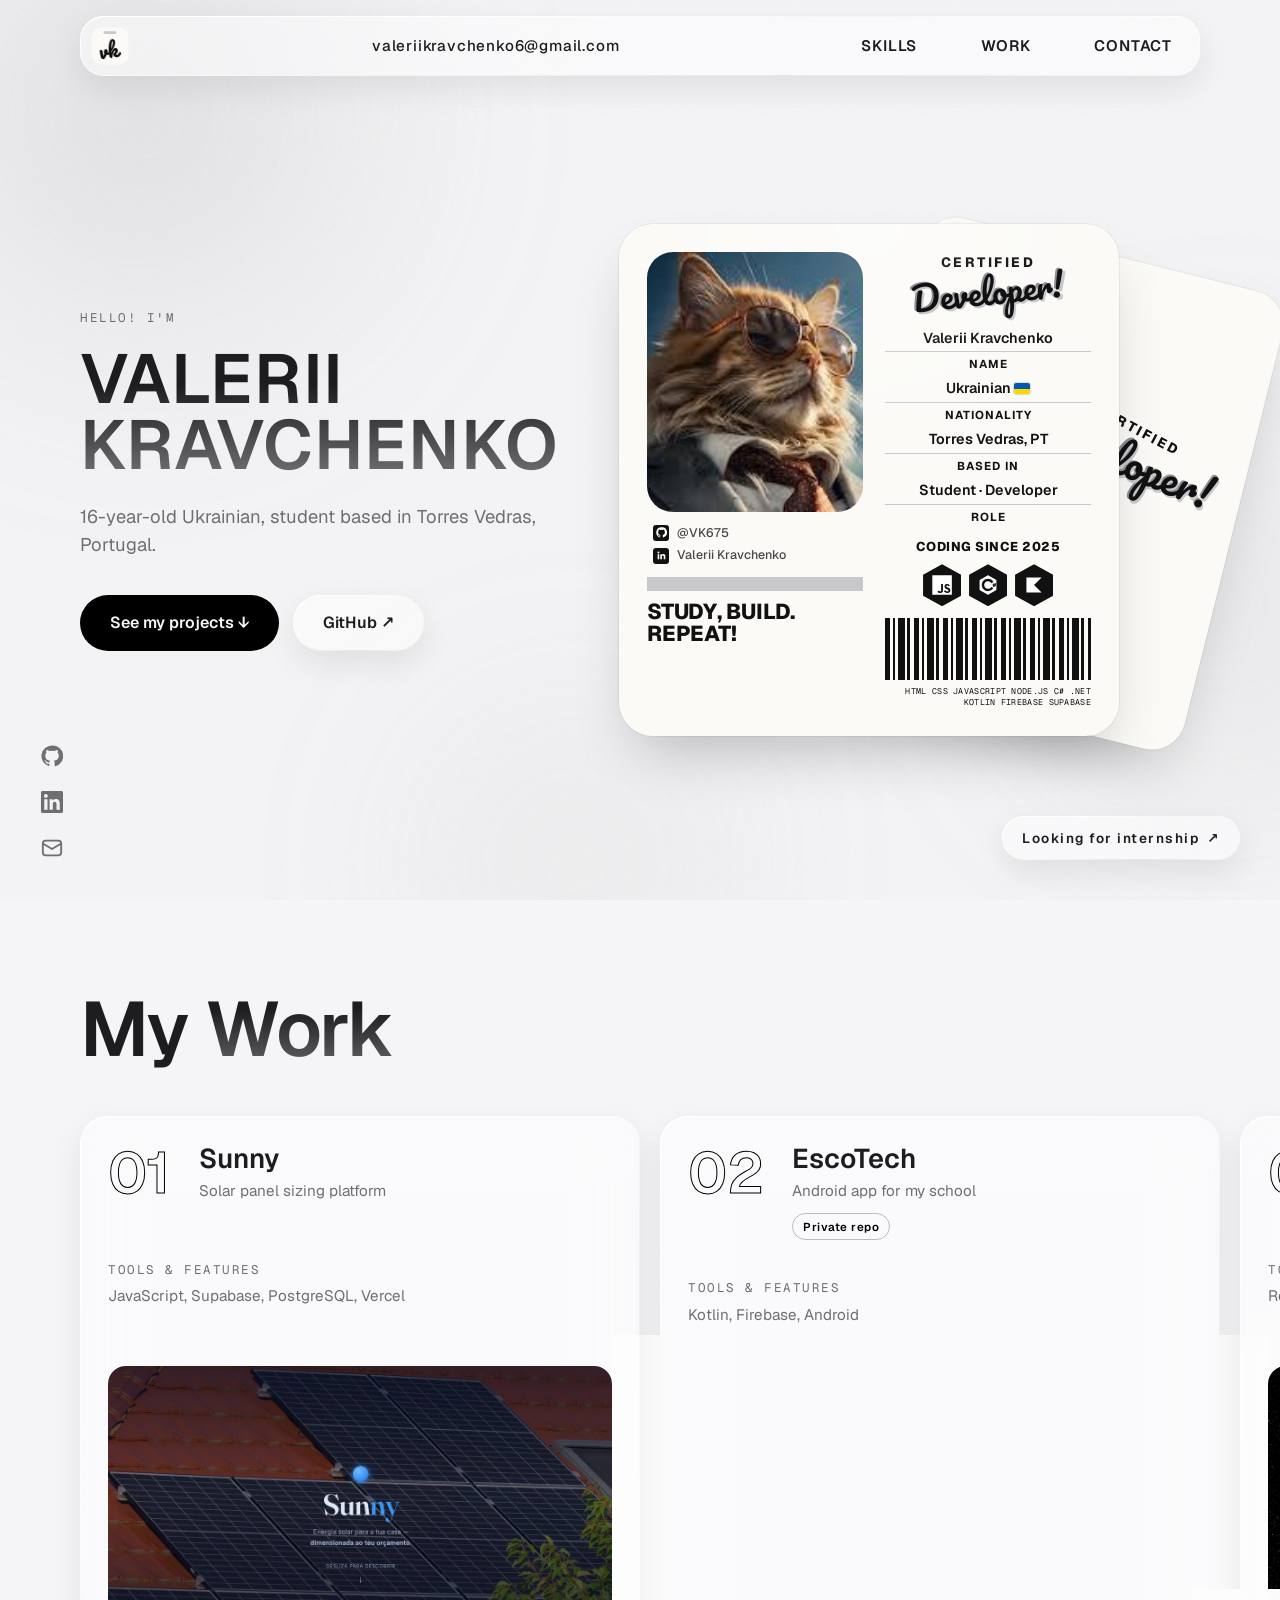
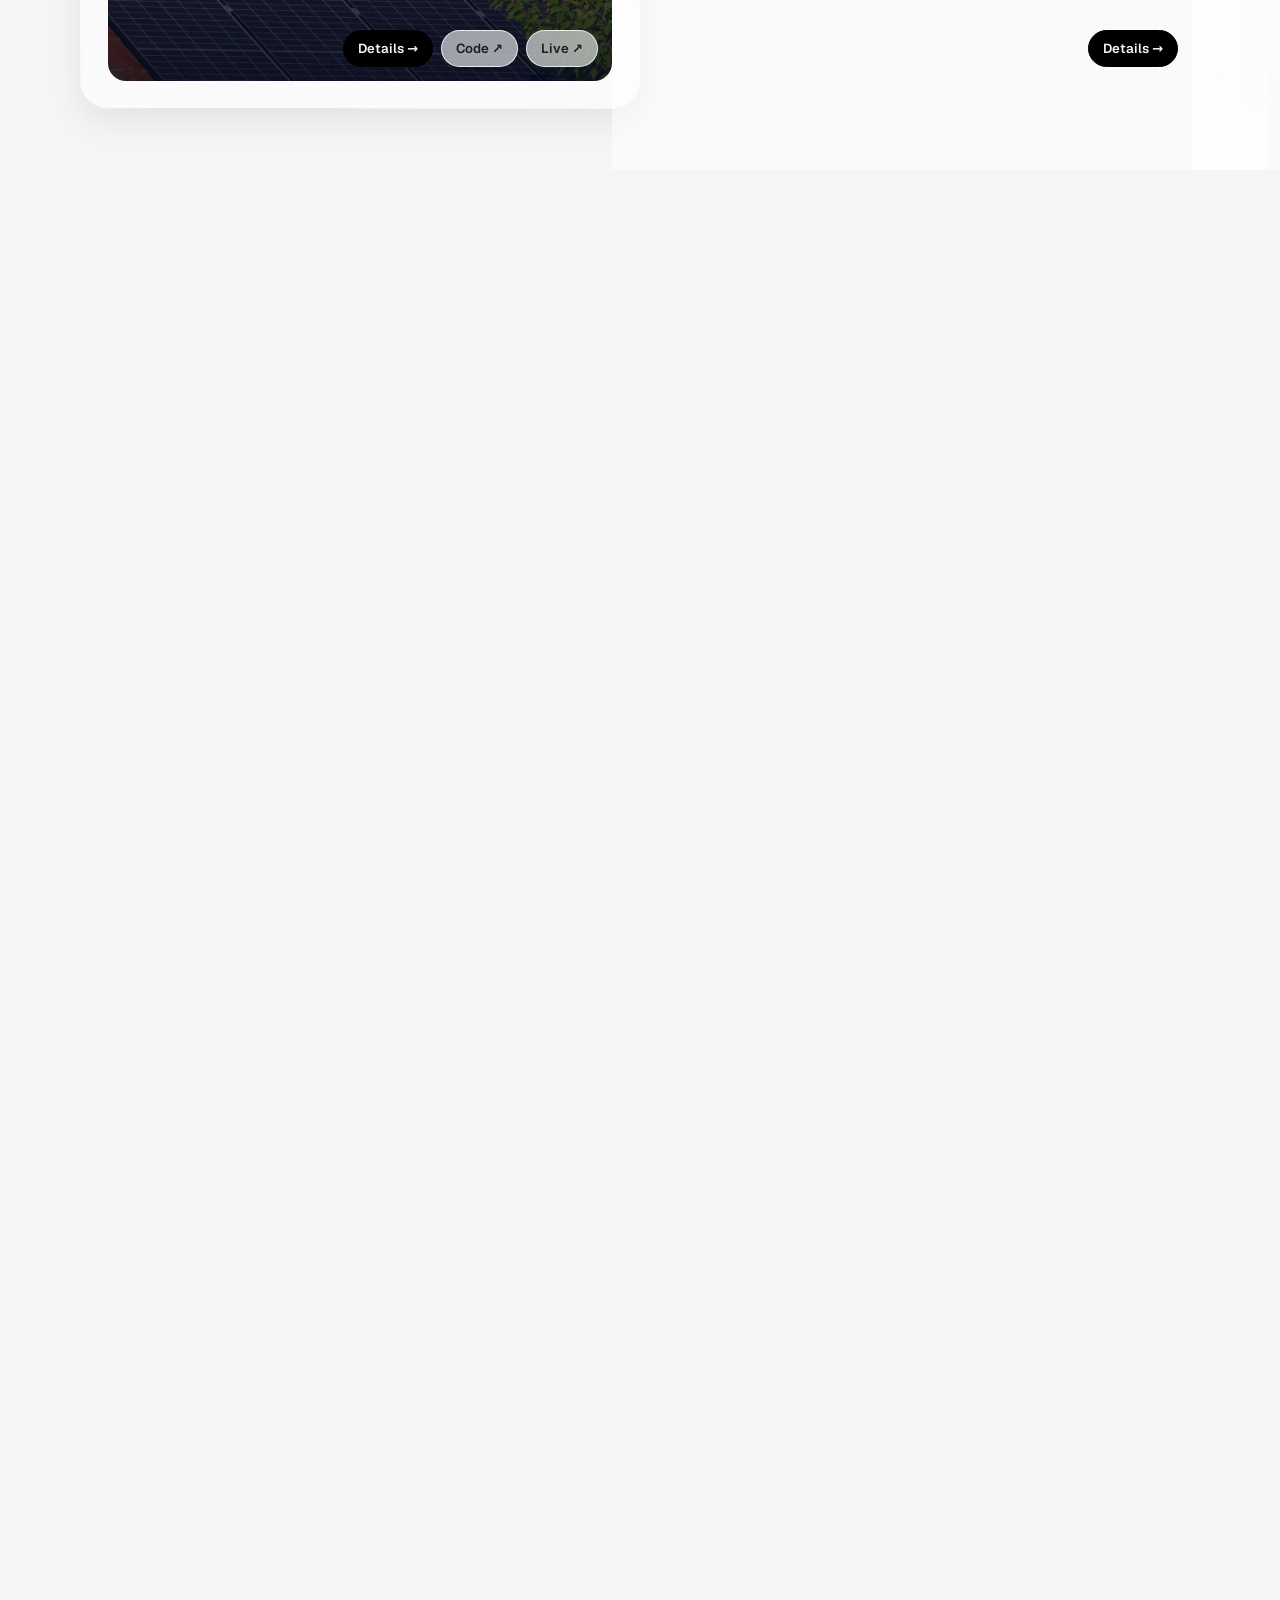
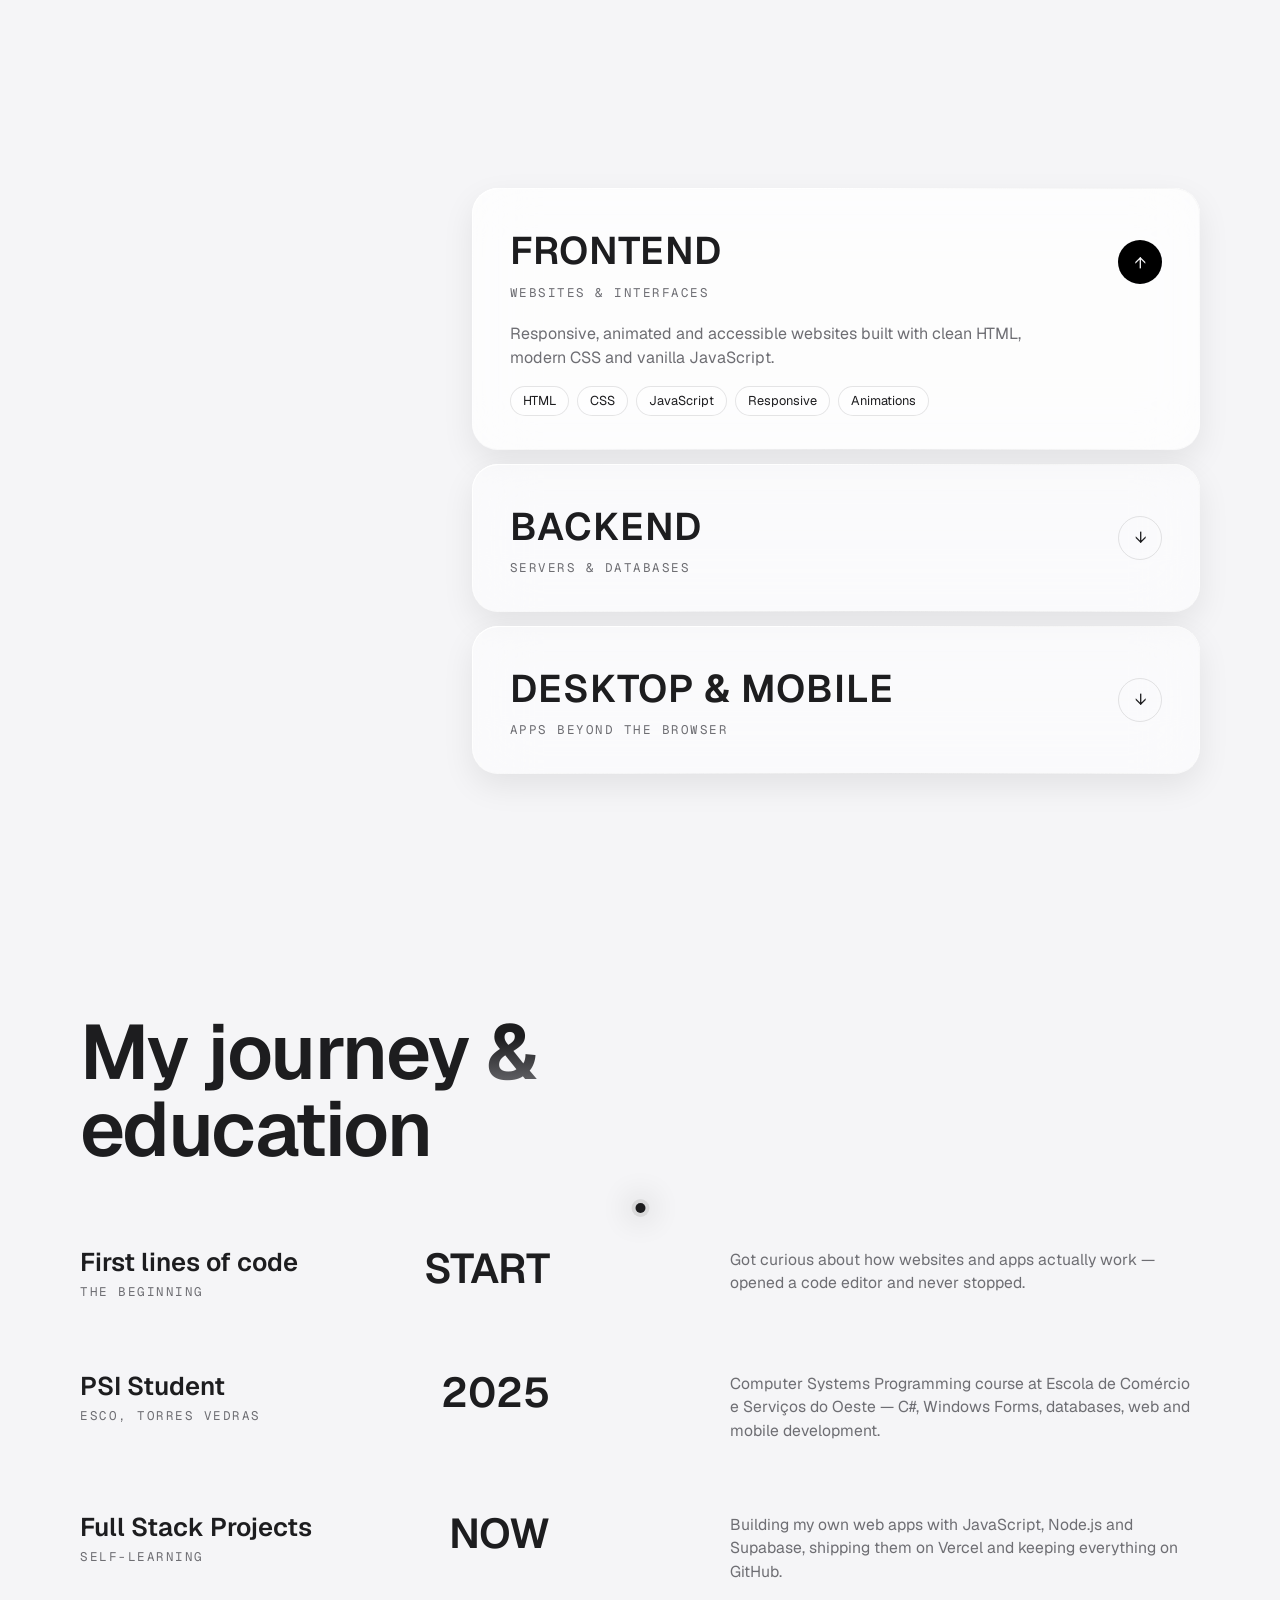
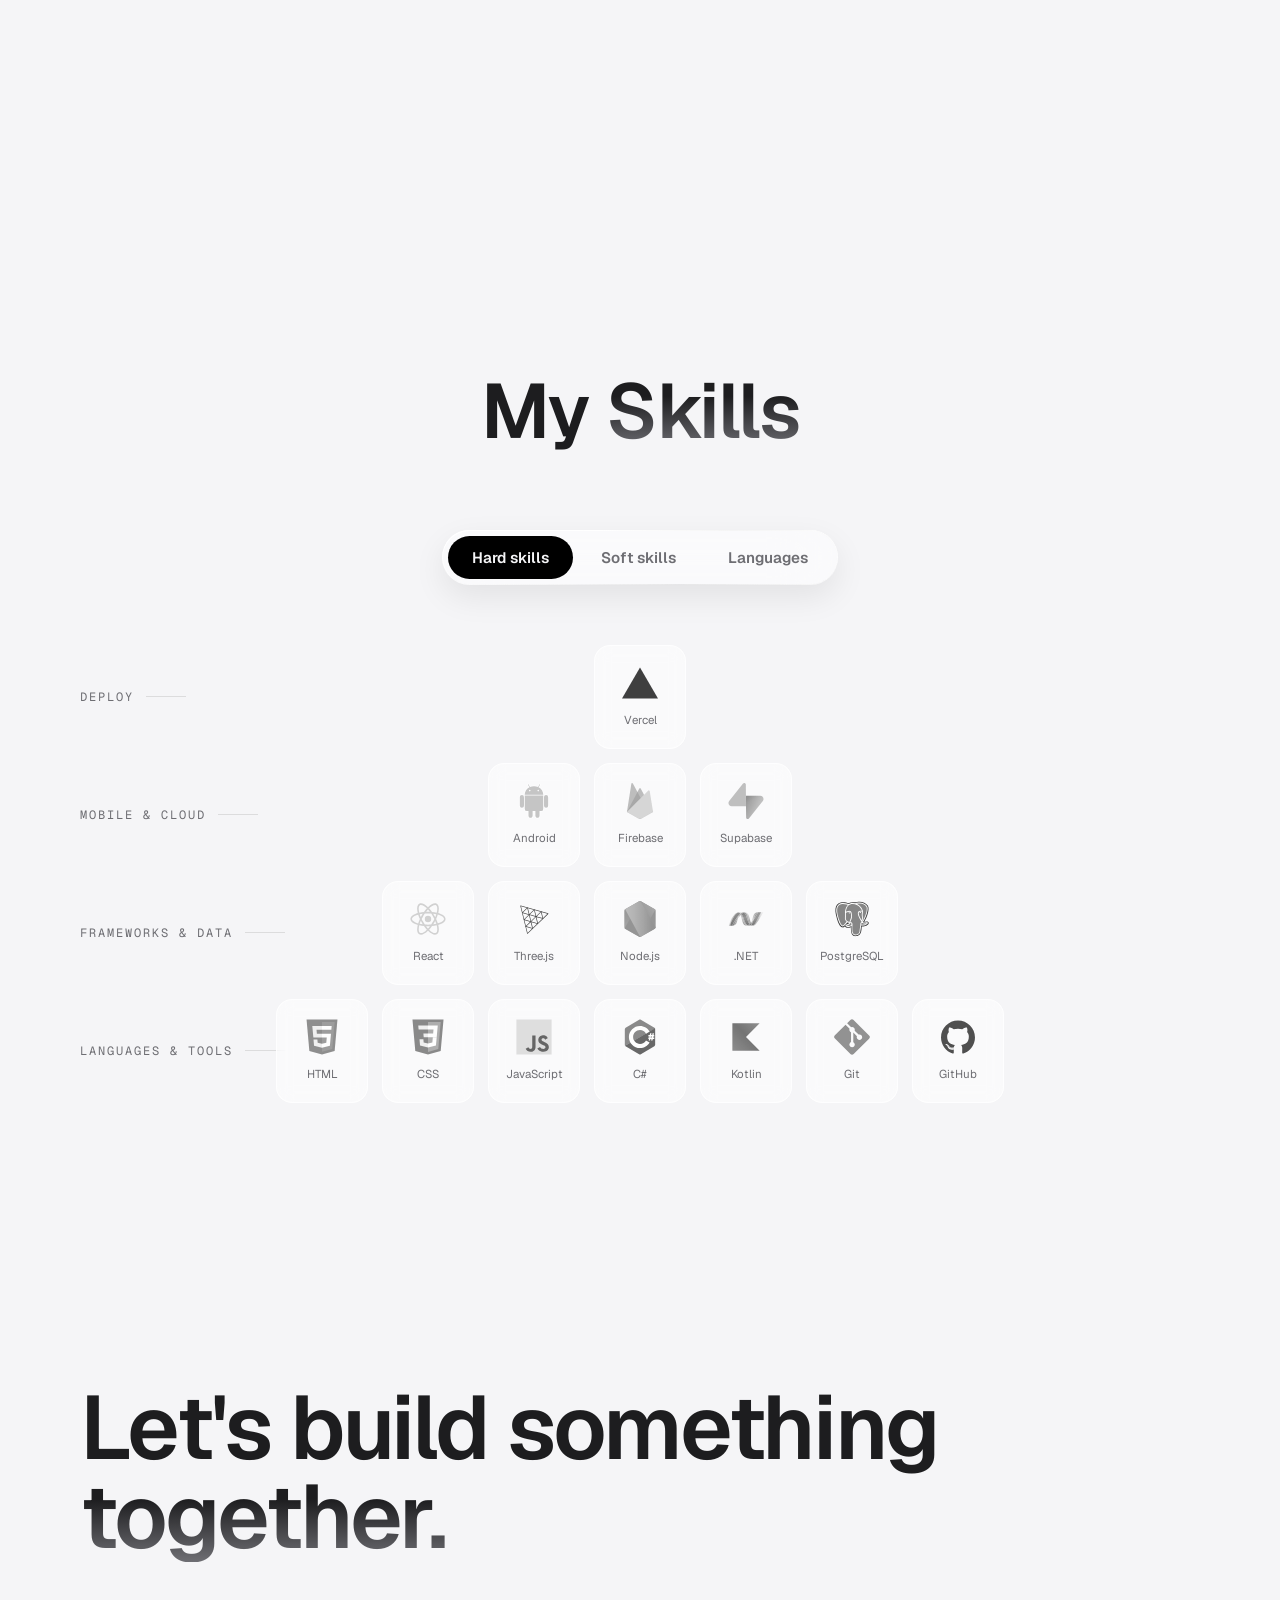
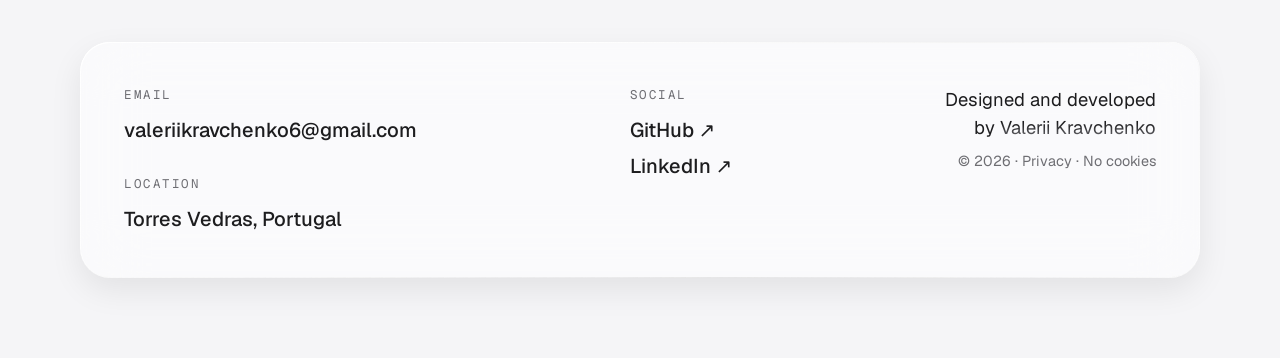
<file: index.html>
<!doctype html>
<html lang="en">
<head>
  <meta charset="utf-8" />
  <meta name="viewport" content="width=device-width, initial-scale=1" />
  <title>Valerii Kravchenko — Student Developer</title>
  <meta name="description" content="Portfolio of Valerii Kravchenko, 16-year-old Ukrainian, student-developer based in Torres Vedras, Portugal." />
  <meta name="theme-color" content="#f5f5f7" />
  <link rel="icon" type="image/svg+xml" href="logo.svg" />
  <link rel="preload" href="fonts/geist-latin.woff2" as="font" type="font/woff2" crossorigin />
  <link rel="stylesheet" href="fonts.css" />
  <link rel="stylesheet" href="style.css" />
</head>
<body>
  <div class="ambient" aria-hidden="true"><span></span><span></span><span></span></div>

  <header class="header glass">
    <a href="#top" class="brand" aria-label="Valerii Kravchenko — home"><img src="logo.svg" alt="" width="40" height="40" /></a>
    <a href="#" class="header-mail" data-email></a>
    <nav>
      <a href="#skills" class="hover-link"><span data-text="SKILLS">SKILLS</span></a>
      <a href="#work" class="hover-link"><span data-text="WORK">WORK</span></a>
      <a href="#contact" class="hover-link"><span data-text="CONTACT">CONTACT</span></a>
    </nav>
  </header>

  <aside class="socials" id="socials"></aside>
  <a href="#contact" class="hire-btn glass">Looking for internship <span>↗</span></a>

  <main id="top">
    <section class="landing">
      <div class="landing-intro">
        <h2>Hello! I'm</h2>
        <h1>VALERII<br />KRAVCHENKO</h1>
        <p class="landing-sub">16-year-old Ukrainian, student based in Torres Vedras, Portugal.</p>
        <div class="landing-actions">
          <a href="#work" class="pill-btn">See my projects ↓</a>
          <a href="#" class="ghost-btn glass" data-github target="_blank" rel="noopener">GitHub ↗</a>
        </div>
      </div>

      <div class="id-wrap">
        <div class="id-back" aria-hidden="true">
          <div class="id-back-logo">
            <span class="id-cert">CERTIFIED</span>
            <span class="id-script">Developer!</span>
          </div>
          <img class="id-mono" src="logo.svg" alt="" />
        </div>

        <article class="id-card" id="id-card" aria-label="Developer ID card">
          <span class="id-shine" aria-hidden="true"></span>
          <div class="id-grid">
            <div class="id-left">
              <div class="id-photo">
                <img src="img/avatar.jpg" alt="Valerii Kravchenko" width="160" height="190" />
              </div>
              <div class="id-socials">
                <a href="#" data-github target="_blank" rel="noopener"><span class="ico ico-gh"></span>@VK675</a>
                <a href="#" data-linkedin target="_blank" rel="noopener"><span class="ico ico-li"></span>Valerii Kravchenko</a>
              </div>
              <span class="id-bar" aria-hidden="true"></span>
              <p class="id-slogan">STUDY, BUILD. REPEAT!</p>
            </div>

            <div class="id-right">
              <div class="id-logo">
                <span class="id-cert">CERTIFIED</span>
                <span class="id-script">Developer!</span>
              </div>
              <dl class="id-fields">
                <div><dd>Valerii Kravchenko</dd><dt>Name</dt></div>
                <div><dd>Ukrainian <i class="flag flag-ua"></i></dd><dt>Nationality</dt></div>
                <div><dd>Torres Vedras, PT</dd><dt>Based in</dt></div>
                <div><dd>Student · Developer</dd><dt>Role</dt></div>
              </dl>
              <p class="id-since">CODING SINCE 2025</p>
              <div class="id-icons" aria-hidden="true">
                <span><img src="icons/javascript-plain.svg" alt="" /></span>
                <span><img src="icons/csharp-plain.svg" alt="" /></span>
                <span><img src="icons/kotlin-plain.svg" alt="" /></span>
              </div>
              <div class="id-barcode" aria-hidden="true"></div>
              <p class="id-fine">HTML CSS JAVASCRIPT NODE.JS C# .NET KOTLIN FIREBASE SUPABASE</p>
            </div>
          </div>
        </article>
      </div>
    </section>

    <section id="work" class="work">
      <div class="work-sticky">
        <div class="container">
          <h2 class="section-title">My <span class="accent">Work</span></h2>
        </div>
        <div class="work-track" id="work-track"></div>
      </div>
    </section>

    <section class="whatido">
      <div class="container whatido-flex">
        <h2 class="whatido-title split-chars">W<span class="it">HAT</span><br />I <span class="accent">DO</span></h2>
        <div class="what-boxes" id="what-boxes"></div>
      </div>
    </section>

    <section class="career">
      <div class="container">
        <h2 class="section-title split">My journey <span class="accent">&amp;</span><br />education</h2>
        <div class="career-wrap">
          <div class="career-line"><span class="career-dot"></span></div>
          <div id="career-list"></div>
        </div>
      </div>
    </section>

    <section id="skills" class="skills">
      <div class="container">
        <h2 class="section-title center split">My <span class="accent">Skills</span></h2>
        <div class="skill-tabs glass" role="tablist">
          <button role="tab" aria-selected="true" aria-controls="tab-hard" id="t-hard">Hard skills</button>
          <button role="tab" aria-selected="false" aria-controls="tab-soft" id="t-soft">Soft skills</button>
          <button role="tab" aria-selected="false" aria-controls="tab-lang" id="t-lang">Languages</button>
        </div>

        <div class="skill-panel" id="tab-hard" role="tabpanel" aria-labelledby="t-hard">
          <div class="pyramid" id="pyramid"></div>
        </div>
        <div class="skill-panel" id="tab-soft" role="tabpanel" aria-labelledby="t-soft" hidden>
          <div class="soft-grid" id="soft-grid"></div>
        </div>
        <div class="skill-panel" id="tab-lang" role="tabpanel" aria-labelledby="t-lang" hidden>
          <div class="lang-list" id="lang-list"></div>
        </div>
      </div>
    </section>

    <section id="contact" class="contact">
      <div class="container">
        <h2 class="contact-title split">Let's build something <span class="accent">together.</span></h2>
        <div class="contact-flex glass">
          <div class="contact-box">
            <h4>Email</h4>
            <a href="#" data-email class="hover-underline"></a>
            <h4>Location</h4>
            <p>Torres Vedras, Portugal</p>
          </div>
          <div class="contact-box">
            <h4>Social</h4>
            <div id="contact-socials"></div>
          </div>
          <div class="contact-box contact-credit">
            <p>Designed and developed<br />by <span class="accent">Valerii Kravchenko</span></p>
            <p class="muted">© <span id="year"></span> · <a href="privacy.html" class="hover-underline">Privacy</a> · No cookies</p>
          </div>
        </div>
      </div>
    </section>
  </main>

  <script src="projects.js"></script>
  <script src="script.js"></script>
</body>
</html>
</file>
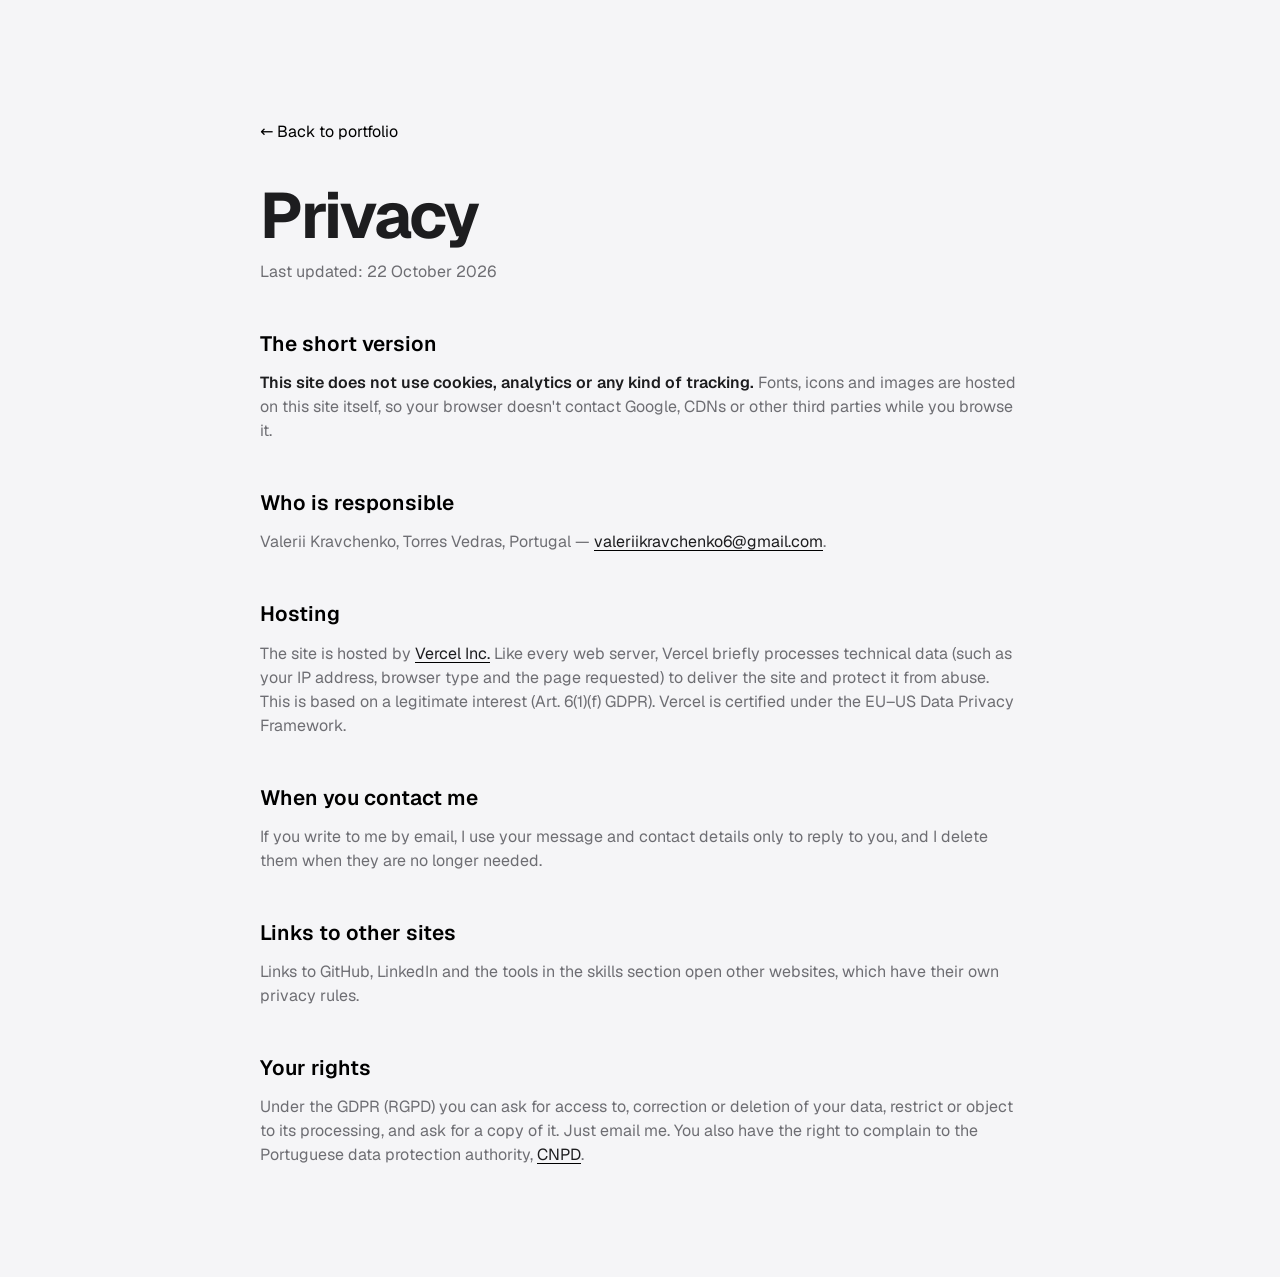
<file: privacy.html>
<!doctype html>
<html lang="en">
<head>
  <meta charset="utf-8" />
  <meta name="viewport" content="width=device-width, initial-scale=1" />
  <title>Privacy — Valerii Kravchenko</title>
  <meta name="robots" content="noindex" />
  <meta name="theme-color" content="#f5f5f7" />
  <link rel="icon" type="image/svg+xml" href="logo.svg" />
  <link rel="stylesheet" href="fonts.css" />
  <link rel="stylesheet" href="style.css" />
  <style>
    .legal { width: min(760px, calc(100% - 40px)); margin: 0 auto; padding: 120px 0 100px; }
    .legal h1 { font-size: clamp(2.4rem, 6vw, 4rem); line-height: 1; letter-spacing: -.03em; margin-bottom: 12px; }
    .legal h2 { font-size: 1.3rem; margin: 44px 0 12px; color: var(--accent); font-weight: 600; }
    .legal p, .legal li { color: var(--muted); margin-bottom: 10px; }
    .legal ul { padding-left: 20px; }
    .legal a { color: var(--text); text-decoration: underline; text-decoration-color: var(--accent); text-underline-offset: 3px; }
    .legal .back { display: inline-block; margin-bottom: 40px; text-decoration: none; color: var(--accent); }
    .legal strong { color: var(--text); font-weight: 600; }
  </style>
</head>
<body>
  <main class="legal">
    <a class="back" href="./">← Back to portfolio</a>
    <h1>Privacy</h1>
    <p>Last updated: 22 October 2026</p>

    <h2>The short version</h2>
    <p><strong>This site does not use cookies, analytics or any kind of tracking.</strong>
      Fonts, icons and images are hosted on this site itself, so your browser doesn't contact
      Google, CDNs or other third parties while you browse it.</p>

    <h2>Who is responsible</h2>
    <p>Valerii Kravchenko, Torres Vedras, Portugal —
      <a href="mailto:valeriikravchenko6@gmail.com">valeriikravchenko6@gmail.com</a>.</p>

    <h2>Hosting</h2>
    <p>The site is hosted by <a href="https://vercel.com/legal/privacy-policy" target="_blank" rel="noopener">Vercel Inc.</a>
      Like every web server, Vercel briefly processes technical data (such as your IP address, browser
      type and the page requested) to deliver the site and protect it from abuse. This is based on a
      legitimate interest (Art. 6(1)(f) GDPR). Vercel is certified under the EU–US Data Privacy Framework.</p>

    <h2>When you contact me</h2>
    <p>If you write to me by email, I use your message and contact details only to reply to you,
      and I delete them when they are no longer needed.</p>

    <h2>Links to other sites</h2>
    <p>Links to GitHub, LinkedIn and the tools in the skills section open other websites, which have their own privacy rules.</p>

    <h2>Your rights</h2>
    <p>Under the GDPR (RGPD) you can ask for access to, correction or deletion of your data, restrict or object to its
      processing, and ask for a copy of it. Just email me. You also have the right to complain to the Portuguese data
      protection authority, <a href="https://www.cnpd.pt" target="_blank" rel="noopener">CNPD</a>.</p>
  </main>
</body>
</html>
</file>
<file: fonts.css>
/* Self-hosted fonts (SIL Open Font License) — no requests to Google */
@font-face {
  font-family: 'Geist';
  font-style: normal;
  font-weight: 300 800;
  font-display: swap;
  src: url(fonts/geist-latin.woff2) format('woff2');
  unicode-range: U+0000-00FF, U+0131, U+0152-0153, U+02BB-02BC, U+02C6, U+02DA, U+02DC, U+0304, U+0308, U+0329, U+2000-206F, U+20AC, U+2122, U+2191, U+2193, U+2212, U+2215, U+FEFF, U+FFFD;
}
@font-face {
  font-family: 'Geist Mono';
  font-style: normal;
  font-weight: 400 500;
  font-display: swap;
  src: url(fonts/geist-mono-latin.woff2) format('woff2');
  unicode-range: U+0000-00FF, U+0131, U+0152-0153, U+02BB-02BC, U+02C6, U+02DA, U+02DC, U+0304, U+0308, U+0329, U+2000-206F, U+20AC, U+2122, U+2191, U+2193, U+2212, U+2215, U+FEFF, U+FFFD;
}
@font-face {
  font-family: 'Pacifico';
  font-style: normal;
  font-weight: 400;
  font-display: swap;
  src: url(fonts/pacifico-latin.woff2) format('woff2');
  unicode-range: U+0000-00FF, U+0131, U+0152-0153, U+02BB-02BC, U+02C6, U+02DA, U+02DC, U+0304, U+0308, U+0329, U+2000-206F, U+20AC, U+2122, U+2191, U+2193, U+2212, U+2215, U+FEFF, U+FFFD;
}
</file>
<file: style.css>
:root {
  --bg: #f5f5f7;
  --text: #1d1d1f;
  --muted: #6e6e73;
  --accent: #000000;
  --accent-strong: #48484a;
  --line: rgba(0, 0, 0, 0.1);
  --font: "Geist", system-ui, sans-serif;
  --mono: "Geist Mono", ui-monospace, monospace;
  --w: min(1200px, calc(100% - 160px));
  --ease: cubic-bezier(.2, .8, .2, 1);
  --glass-bg: rgba(255, 255, 255, .5);
  --glass-border: rgba(255, 255, 255, .95);
  --glass-blur: blur(30px) saturate(180%);
  --radius: 24px;
}

* { box-sizing: border-box; margin: 0; padding: 0; }
html { scroll-behavior: smooth; }
body {
  background: var(--bg);
  color: var(--text);
  font-family: var(--font);
  line-height: 1.5;
  overflow-x: hidden;
  -webkit-font-smoothing: antialiased;
}
::selection { background: var(--accent); color: var(--bg); }
a { color: inherit; text-decoration: none; }
.accent:not(:has(.w)), .accent .w > i, .landing-intro h1 {
  background: linear-gradient(180deg, #1d1d1f 30%, #6e6e73 100%);
  -webkit-background-clip: text; background-clip: text; color: transparent;
}
.landing-intro h2, .what-box h4, .career-left h5, .work-tools, .contact-box h4 {
  font-family: var(--mono); font-weight: 400; font-size: .78rem; letter-spacing: 2.5px;
  text-transform: uppercase; color: var(--muted);
}
.muted { color: var(--muted); }
.container { width: var(--w); margin: 0 auto; }

/* Glass */
.glass {
  position: relative; isolation: isolate;
  background: var(--glass-bg);
  border-radius: var(--radius);
  backdrop-filter: var(--glass-blur);
  -webkit-backdrop-filter: var(--glass-blur);
  box-shadow: inset 0 1px 0 rgba(255, 255, 255, .9), inset 0 -1px 0 rgba(0, 0, 0, .04), 0 12px 32px rgba(0, 0, 0, .08);
}
/* --mx / --my are set in script.js */
.glass::after {
  content: ""; position: absolute; inset: 0; z-index: -1; border-radius: inherit; pointer-events: none;
  background: radial-gradient(420px circle at var(--mx, 50%) var(--my, -30%), rgba(255, 255, 255, .7), transparent 45%);
  opacity: 0; transition: opacity .4s;
}
.glass:hover::after { opacity: 1; }
/* light-catching edge */
.glass::before {
  content: ""; position: absolute; inset: 0; z-index: -1;
  border-radius: inherit; padding: 1px;
  background: linear-gradient(135deg, var(--glass-border), rgba(255, 255, 255, .3) 35%, rgba(0, 0, 0, .04) 65%, rgba(255, 255, 255, .6));
  -webkit-mask: linear-gradient(#000 0 0) content-box, linear-gradient(#000 0 0);
  -webkit-mask-composite: xor;
  mask-composite: exclude;
  pointer-events: none;
}

/* Background */
.ambient { position: fixed; inset: 0; z-index: -1; overflow: hidden; pointer-events: none; }
.ambient span {
  position: absolute; border-radius: 50%; filter: blur(110px);
  background: radial-gradient(circle, #a1a1a6, transparent 70%);
  animation: drift 38s ease-in-out infinite alternate;
}
.ambient span:nth-child(1) { width: 46vw; height: 46vw; top: -14vw; left: -12vw; opacity: .35; }
.ambient span:nth-child(2) { width: 38vw; height: 38vw; top: 40vh; right: -14vw; opacity: .25; animation-duration: 46s; animation-delay: -12s; }
.ambient span:nth-child(3) { width: 30vw; height: 30vw; bottom: -12vw; left: 30vw; opacity: .2; animation-duration: 54s; animation-delay: -24s; }
.ambient::after {
  content: ""; position: absolute; inset: -50%; opacity: .07; mix-blend-mode: overlay;
  background-image: url("data:image/svg+xml,%3Csvg xmlns='http://www.w3.org/2000/svg' width='160' height='160'%3E%3Cfilter id='n'%3E%3CfeTurbulence type='fractalNoise' baseFrequency='.9' numOctaves='3' stitchTiles='stitch'/%3E%3C/filter%3E%3Crect width='100%25' height='100%25' filter='url(%23n)'/%3E%3C/svg%3E");
}
@keyframes drift {
  50% { transform: translate(8vw, 6vh) scale(1.1); }
  100% { transform: translate(-4vw, 12vh) scale(.95); }
}

/* Header */
.header {
  position: fixed; top: 16px; left: 50%; transform: translateX(-50%);
  z-index: 100;
  width: var(--w);
  display: flex; align-items: center; justify-content: space-between;
  padding: 10px 28px 10px 10px;
}
.brand { display: block; width: 40px; height: 40px; transition: transform .4s var(--ease); }
.brand img { width: 100%; height: 100%; display: block; }
.brand:hover { transform: rotate(-8deg) scale(1.08); }
.header-mail { font-size: .95rem; letter-spacing: .8px; font-weight: 500; }
.header nav { display: flex; gap: 64px; font-size: .95rem; font-weight: 600; letter-spacing: .8px; }

.hover-link { display: inline-block; overflow: hidden; height: 1.3em; line-height: 1.3em; }
.hover-link span { display: block; position: relative; transition: transform .35s var(--ease); }
.hover-link span::after { content: attr(data-text); position: absolute; left: 0; top: 100%; color: var(--accent); }
.hover-link:hover span { transform: translateY(-100%); }

/* Fixed socials */
.socials {
  position: fixed; left: 40px; bottom: 40px; z-index: 50;
  display: flex; flex-direction: column; gap: 22px;
}
.socials a { display: grid; place-items: center; width: 24px; height: 24px; color: var(--muted); transition: color .25s, transform .25s; }
.socials a:hover { color: var(--accent); transform: scale(1.2); }
.socials svg { width: 22px; height: 22px; }
.hire-btn {
  position: fixed; right: 40px; bottom: 40px; z-index: 50;
  padding: 12px 20px; border-radius: 50px;
  font-weight: 600; letter-spacing: 1.5px; font-size: .85rem;
  display: flex; gap: 8px; align-items: center;
}
.hire-btn span { transition: transform .3s var(--ease); }
.hire-btn:hover span { transform: translate(3px, -3px); }

/* Landing / ID card */
.landing {
  position: relative; z-index: 1;
  min-height: 100svh;
  width: var(--w); margin: 0 auto;
  padding: 120px 0 60px;
  display: flex; align-items: center; justify-content: space-between; gap: 60px;
}
.landing .id-wrap { margin-right: 190px; }
.landing-intro { max-width: 560px; animation: rise .9s var(--ease) both; }
.landing-intro h2 { margin-bottom: 18px; }
.landing-intro h1 { font-size: clamp(2.6rem, 5.4vw, 5rem); line-height: .95; font-weight: 600; letter-spacing: 1px; }
.landing-sub { color: var(--muted); font-size: 1.15rem; margin: 26px 0 36px; max-width: 460px; }
.landing-actions { display: flex; flex-wrap: wrap; gap: 14px; }
.ghost-btn { display: inline-flex; align-items: center; padding: 16px 30px; border-radius: 50px; font-weight: 600; }
@keyframes rise { from { opacity: 0; transform: translateY(40px); } }

.id-wrap {
  position: relative; flex-shrink: 0;
  width: min(500px, 100%);
  perspective: 1200px;
  animation: rise 1s .15s var(--ease) both;
}
.id-card, .id-back {
  --ink: #111111;
  --brand: #111111;
  --brand-soft: #c7c7cc;
  background: #fbfaf7; color: var(--ink);
  border-radius: 34px;
  box-shadow: 0 30px 60px -20px rgba(0, 0, 0, .25), 0 0 0 1px rgba(0, 0, 0, .05);
}
.flag { display: inline-block; width: 1.1em; height: .75em; border-radius: 2px; vertical-align: -.05em; box-shadow: 0 0 0 1px rgba(0, 0, 0, .12); }
.flag-ua { background: linear-gradient(#0057b7 50%, #ffd700 50%); }
.id-cert { display: block; font-weight: 800; font-size: .85rem; letter-spacing: 2.5px; }
.id-script {
  display: block; font-family: "Pacifico", cursive; font-size: 2.1rem; line-height: 1.1;
  color: var(--brand);
  text-shadow: 2px 2px 0 #c7c7cc, -2px -1px 0 #8e8e93;
  transform: rotate(-6deg);
}

.id-back {
  position: absolute; z-index: 0;
  top: 24px; left: 50%; width: 74%; height: 92%;
  transform: rotate(14deg);
  display: flex; flex-direction: column; align-items: center; justify-content: center; gap: 10px;
  transition: transform .6s var(--ease);
}
.id-wrap:hover .id-back { transform: rotate(18deg) translateX(16px); }
.id-back-logo { transform: rotate(14deg); text-align: center; margin: 30px 0 0 34%; }
.id-back-logo .id-script { font-size: 2.6rem; }
.id-mono {
  display: grid; place-items: center;
  width: 110px; height: 110px; margin-top: 10px;
  background: var(--ink); color: #fbfaf7;
  clip-path: polygon(50% 0, 100% 25%, 100% 75%, 50% 100%, 0 75%, 0 25%);
  font-weight: 800; font-size: 2.2rem; letter-spacing: -1px;
}

.id-card {
  --rx: 0deg; --ry: 0deg; --sx: 50%; --sy: 0%;
  position: relative; z-index: 1;
  padding: 28px;
  transform: rotateX(var(--rx)) rotateY(var(--ry));
  transition: transform .5s var(--ease);
}
.id-card:hover { transition: transform .1s linear; }
.id-shine {
  position: absolute; inset: 0; pointer-events: none; border-radius: inherit;
  background: radial-gradient(circle at var(--sx) var(--sy), rgba(255, 255, 255, .7), transparent 40%);
  mix-blend-mode: soft-light;
}
.id-grid { display: grid; grid-template-columns: 1.05fr 1fr; gap: 22px; }
.id-photo {
  aspect-ratio: 5 / 6; border-radius: 26px; overflow: hidden;
  background: linear-gradient(160deg, #e5e5ea, #c7c7cc);
}
.id-photo img { width: 100%; height: 100%; object-fit: cover; display: block; }
.id-socials { display: flex; flex-direction: column; gap: 4px; margin: 12px 0 0 6px; }
.id-socials a { display: flex; align-items: center; gap: 8px; font-size: .78rem; font-weight: 500; color: #48484a; }
.id-socials a:hover { color: var(--brand); }
.ico { width: 16px; height: 16px; border-radius: 3px; background: var(--ink) center / 11px no-repeat; flex-shrink: 0; }
.ico-gh { background-image: url("data:image/svg+xml,%3Csvg xmlns='http://www.w3.org/2000/svg' viewBox='0 0 24 24' fill='white'%3E%3Cpath d='M12 .5a11.5 11.5 0 0 0-3.64 22.41c.58.1.79-.25.79-.56v-2c-3.2.7-3.88-1.37-3.88-1.37-.52-1.33-1.28-1.69-1.28-1.69-1.05-.71.08-.7.08-.7 1.16.08 1.77 1.2 1.77 1.2 1.03 1.76 2.7 1.25 3.36.96.1-.75.4-1.25.73-1.54-2.56-.29-5.25-1.28-5.25-5.68 0-1.26.45-2.28 1.19-3.09-.12-.29-.52-1.46.11-3.05 0 0 .97-.31 3.17 1.18a11 11 0 0 1 5.77 0c2.2-1.49 3.17-1.18 3.17-1.18.63 1.59.23 2.76.11 3.05.74.81 1.19 1.83 1.19 3.09 0 4.41-2.7 5.38-5.26 5.67.41.36.78 1.06.78 2.14v3.17c0 .31.21.67.8.56A11.5 11.5 0 0 0 12 .5'/%3E%3C/svg%3E"); }
.ico-li { background-image: url("data:image/svg+xml,%3Csvg xmlns='http://www.w3.org/2000/svg' viewBox='0 0 24 24' fill='white'%3E%3Cpath d='M20.45 20.45h-3.55v-5.57c0-1.33-.03-3.04-1.85-3.04-1.85 0-2.14 1.45-2.14 2.94v5.67H9.35V9h3.41v1.56h.05c.48-.9 1.64-1.85 3.37-1.85 3.6 0 4.27 2.37 4.27 5.46v6.28zM5.34 7.43a2.06 2.06 0 1 1 0-4.13 2.06 2.06 0 0 1 0 4.13zM7.12 20.45H3.56V9h3.56v11.45z'/%3E%3C/svg%3E"); }
.id-bar { display: block; height: 14px; margin: 12px 0 10px; background: var(--brand-soft); }
.id-slogan { font-weight: 800; font-size: 1.35rem; letter-spacing: -.01em; color: var(--brand); line-height: 1; }

.id-right { display: flex; flex-direction: column; }
.id-logo { text-align: center; margin-bottom: 18px; }
.id-fields { display: flex; flex-direction: column; gap: 6px; }
.id-fields div { text-align: center; }
.id-fields dd { font-weight: 600; font-size: .9rem; min-height: 1.3em; padding-bottom: 2px; border-bottom: 1.5px solid var(--brand-soft); }
.id-fields dt { font-weight: 700; font-size: .72rem; letter-spacing: 1px; text-transform: uppercase; margin-top: 3px; }
.id-since { margin: 12px 0 8px; text-align: center; font-weight: 800; font-size: .8rem; letter-spacing: .5px; color: var(--brand); }
.id-icons { display: flex; justify-content: center; gap: 8px; margin-bottom: 12px; }
.id-icons span {
  display: grid; place-items: center;
  width: 38px; height: 42px; background: var(--ink);
  clip-path: polygon(50% 0, 100% 25%, 100% 75%, 50% 100%, 0 75%, 0 25%);
}
.id-icons img { width: 20px; height: 20px; filter: brightness(0) invert(1); }
.id-barcode {
  height: 62px;
  background: repeating-linear-gradient(90deg,
    var(--brand) 0 5px, transparent 5px 8px, var(--brand) 8px 10px, transparent 10px 13px,
    var(--brand) 13px 20px, transparent 20px 22px, var(--brand) 22px 25px, transparent 25px 29px);
}
.id-fine { margin-top: 6px; font-family: var(--mono); font-size: .52rem; line-height: 1.3; text-align: right; letter-spacing: .3px; }

/* Split-text reveal */
.split .w, .split-chars .w { display: inline-block; overflow: hidden; vertical-align: top; padding-bottom: .08em; margin-bottom: -.08em; }
.split .w > i, .split-chars .w > i { display: inline-block; font-style: inherit; transform: translateY(110%); transition: transform .9s var(--ease); }
.split.in .w > i, .split-chars.in .w > i { transform: none; }

/* What I do */
.whatido { padding: 80px 0 160px; }
.whatido-flex { display: flex; gap: 80px; align-items: center; }
.whatido-title {
  font-size: clamp(4rem, 9vw, 8.5rem); line-height: .95; font-weight: 600;
  letter-spacing: -.02em; flex-shrink: 0;
}
.whatido-title .it { font-style: italic; font-weight: 300; }
.what-boxes { flex: 1; display: flex; flex-direction: column; gap: 14px; }
.what-box {
  padding: 34px 38px; border-radius: 26px;
  cursor: pointer;
  transition: background .5s;
}
.what-box:hover, .what-box.active { background: rgba(255, 255, 255, .75); }
.what-head { display: flex; justify-content: space-between; align-items: center; }
.what-box h3 { font-size: clamp(1.8rem, 3vw, 2.6rem); font-weight: 600; letter-spacing: 1px; }
.what-box h4 { margin-top: 4px; }
.what-arrow {
  width: 44px; height: 44px; border: 1px solid var(--line); border-radius: 50%;
  display: grid; place-items: center; transition: transform .5s var(--ease), background .3s;
}
.what-box.active .what-arrow { transform: rotate(180deg); background: var(--accent); color: var(--bg); }
.what-body { display: grid; grid-template-rows: 0fr; transition: grid-template-rows .6s var(--ease); }
.what-box.active .what-body { grid-template-rows: 1fr; }
.what-body > div { overflow: hidden; }
.what-body p { color: var(--muted); margin: 20px 0 16px; max-width: 520px; }
.what-tags { display: flex; flex-wrap: wrap; gap: 8px; }
.what-tags span {
  font-size: .8rem; padding: 4px 12px; border-radius: 30px;
  border: 1px solid var(--line); background: rgba(255, 255, 255, .5);
}

/* Career */
.section-title { font-size: clamp(2.6rem, 6vw, 5rem); line-height: 1; font-weight: 600; letter-spacing: -.02em; margin-bottom: 80px; }
.section-title.center { text-align: center; }
.career { padding: 80px 0 160px; }
.career-wrap { position: relative; }
.career-line {
  position: absolute; top: -40px; left: 50%; width: 3px; height: 0;
  transform: translateX(-50%);
  background: linear-gradient(to top, #8e8e93 20%, var(--accent) 50%, transparent 95%);
}
.career-dot {
  position: absolute; bottom: 0; left: 50%; transform: translate(-50%, 50%);
  width: 10px; height: 10px; border-radius: 50%; background: #1d1d1f;
  box-shadow: 0 0 0 4px rgba(0, 0, 0, .08), 0 0 30px 8px rgba(0, 0, 0, .12);
  animation: dotPulse 1s ease-in-out infinite alternate;
}
@keyframes dotPulse { to { box-shadow: 0 0 0 8px rgba(0, 0, 0, .04), 0 0 40px 12px rgba(0, 0, 0, .1); } }
.career-item { display: flex; justify-content: space-between; margin-bottom: 70px; }
.career-left { width: 42%; display: flex; justify-content: space-between; gap: 30px; }
.career-left h4 { font-size: 1.6rem; font-weight: 600; line-height: 1.15; }
.career-left h5 { margin-top: 6px; }
.career-left .year { font-size: 2.6rem; font-weight: 600; line-height: 1; white-space: nowrap; }
.career-item > p { width: 42%; color: var(--muted); font-size: .98rem; }

/* Work (horizontal) */
.work { position: relative; }
.work-sticky { position: sticky; top: 0; height: 100vh; display: flex; flex-direction: column; justify-content: center; overflow: hidden; }
.work .section-title { margin-bottom: 48px; }
.work-track { display: flex; gap: 20px; padding-left: calc((100% - var(--w)) / 2); will-change: transform; }
.work-box {
  flex-shrink: 0;
  width: min(560px, 80vw);
  padding: 28px; border-radius: 28px;
  display: flex; flex-direction: column; justify-content: space-between; gap: 28px;
}
.work-info { display: flex; gap: 28px; }
.work-num { font-size: 3.6rem; font-weight: 600; line-height: 1; color: transparent; -webkit-text-stroke: 1px var(--accent); }
.work-info h3 { font-size: 1.7rem; font-weight: 600; line-height: 1.1; }
.work-info h5 { font-weight: 400; color: var(--muted); margin-top: 6px; font-size: .95rem; }
.work-badge {
  display: inline-block; margin-top: 10px; padding: 4px 10px; border-radius: 20px;
  font-size: .72rem; font-weight: 600; letter-spacing: .5px;
  color: var(--accent); border: 1px solid rgba(0, 0, 0, .25);
}
.work-tools { margin-bottom: 6px; }
.work-stack { color: var(--muted); font-size: .95rem; }
.work-image {
  position: relative; aspect-ratio: 16 / 10; border-radius: 18px; overflow: hidden;
  display: grid; place-items: center;
  background: var(--cover);
}
.work-image img { width: 100%; height: 100%; object-fit: cover; transition: transform .7s var(--ease); }
.work-image .emoji { font-size: 4.5rem; transition: transform .6s var(--ease); }
.work-box:hover .work-image img, .work-box:hover .work-image .emoji { transform: scale(1.08); }
.work-links { position: absolute; left: 14px; right: 14px; bottom: 14px; display: flex; flex-wrap: wrap; justify-content: flex-end; gap: 8px; }
.work-links a { white-space: nowrap; }
.work-links a {
  padding: 8px 14px; border-radius: 30px; font-size: .82rem; font-weight: 600;
  background: rgba(255, 255, 255, .6);
  backdrop-filter: blur(16px) saturate(160%); -webkit-backdrop-filter: blur(16px) saturate(160%);
  border: 1px solid rgba(255, 255, 255, .8);
  transition: background .25s, color .25s;
}
.work-links a:hover { background: var(--accent); color: var(--bg); }
.work-links .work-details { background: var(--accent); color: var(--bg); border-color: var(--accent); }
.work-links .work-details:hover { background: var(--accent-strong); }
.work-cta { justify-content: center; align-items: flex-start; }
.work-cta h3 { font-size: 2.4rem; font-weight: 600; line-height: 1.1; }
.work-cta p { color: var(--muted); margin: 10px 0 28px; }
.pill-btn {
  display: inline-flex; gap: 8px; align-items: center;
  padding: 16px 30px; border-radius: 50px;
  background: var(--accent); color: var(--bg); font-weight: 600;
  transition: transform .3s var(--ease), box-shadow .3s;
}
.pill-btn:hover { transform: translateY(-3px); box-shadow: 0 15px 40px -10px var(--accent-strong); }

/* Skills */
.skills { padding: 160px 0; }
.skill-tabs {
  display: flex; width: fit-content; margin: 0 auto 60px; padding: 6px; gap: 4px;
  border-radius: 50px;
}
.skill-tabs button {
  padding: 12px 24px; border: 0; border-radius: 40px; cursor: pointer;
  background: none; color: var(--muted); font: 600 .95rem var(--font);
  transition: background .3s, color .3s;
}
.skill-tabs button:hover { color: var(--text); }
.skill-tabs button[aria-selected="true"] { background: var(--accent); color: var(--bg); }

.pyramid { display: flex; flex-direction: column; align-items: center; gap: 14px; }
.pyr-row { position: relative; width: 100%; display: flex; justify-content: center; }
.pyr-tier {
  position: absolute; left: 0; top: 50%; transform: translateY(-50%);
  font-family: var(--mono); font-size: .75rem; letter-spacing: 2px; text-transform: uppercase; color: var(--muted);
  display: flex; align-items: center; gap: 12px;
}
.pyr-tier::after { content: ""; width: 40px; height: 1px; background: var(--line); }
.pyr-items { display: flex; justify-content: center; gap: 14px; }
.pyr-tile {
  width: 92px; height: 104px; padding: 10px; border-radius: 16px;
  display: flex; flex-direction: column; align-items: center; justify-content: center; gap: 10px;
  border: 1px solid rgba(255, 255, 255, .8);
  background: rgba(255, 255, 255, .5);
  backdrop-filter: blur(8px); -webkit-backdrop-filter: blur(8px);
  font-size: .72rem; color: var(--muted); text-align: center;
  opacity: 0; transform: translateY(30px) scale(.9);
  transition: opacity .6s var(--ease), transform .35s var(--ease), background .3s, border-color .3s, box-shadow .3s, color .3s;
}
.skill-panel.in .pyr-tile { opacity: 1; transform: none; }
.skill-panel.in .pyr-tile:hover {
  transform: translateY(-6px) scale(1.08); transition-delay: 0s !important;
  background: #fff; border-color: var(--line); color: var(--text);
  box-shadow: 0 10px 34px rgba(0, 0, 0, .12);
}
.pyr-tile img {
  width: 36px; height: 36px; object-fit: contain;
  filter: grayscale(1); opacity: .75;
  transition: filter .3s, opacity .3s;
}
.pyr-tile:hover img { filter: none; opacity: 1; }

.soft-grid { display: grid; grid-template-columns: repeat(3, 1fr); gap: 18px; }
.soft-card {
  padding: 32px; border-radius: 26px;
  display: flex; flex-direction: column; gap: 12px;
  opacity: 0; transform: translateY(30px);
  transition: opacity .6s var(--ease), transform .6s var(--ease);
}
.soft-card:nth-child(2) { transition-delay: .08s; }
.soft-card:nth-child(3) { transition-delay: .16s; }
.skill-panel.in .soft-card { opacity: 1; transform: none; }
.soft-emoji { font-size: 2.2rem; }
.soft-card h3 { font-size: 1.5rem; font-weight: 600; }
.soft-card p { color: var(--muted); flex: 1; }
.soft-proof {
  align-self: flex-start; padding: 6px 12px; border-radius: 20px;
  font-family: var(--mono); font-size: .75rem; color: var(--accent); border: 1px solid rgba(0, 0, 0, .25);
}

.lang-list { max-width: 720px; margin: 0 auto; display: flex; flex-direction: column; gap: 14px; }
.lang-row {
  display: flex; align-items: center; gap: 20px;
  padding: 18px 22px; border-radius: 22px;
  opacity: 0; transform: translateX(-30px);
  transition: opacity .6s var(--ease), transform .6s var(--ease);
}
.lang-row:nth-child(2) { transition-delay: .06s; }
.lang-row:nth-child(3) { transition-delay: .12s; }
.lang-row:nth-child(4) { transition-delay: .18s; }
.lang-row:nth-child(5) { transition-delay: .24s; }
.skill-panel.in .lang-row { opacity: 1; transform: none; }
.lang-code {
  flex-shrink: 0; width: 52px; height: 52px; border-radius: 14px;
  display: grid; place-items: center;
  font-family: var(--mono); font-weight: 700; color: var(--bg); background: var(--accent);
}
.lang-main { flex: 1; }
.lang-head { display: flex; justify-content: space-between; margin-bottom: 10px; }
.lang-head b { font-weight: 600; font-size: 1.1rem; }
.lang-head span { font-family: var(--mono); font-size: .85rem; color: var(--accent); }
.lang-bar { height: 6px; border-radius: 6px; background: var(--line); overflow: hidden; }
.lang-bar i {
  display: block; height: 100%; width: var(--w); border-radius: 6px;
  background: linear-gradient(90deg, var(--accent-strong), var(--accent));
  transform: scaleX(0); transform-origin: left; transition: transform 1.1s .2s var(--ease);
}
.skill-panel.in .lang-bar i { transform: scaleX(1); }

/* Contact */
.contact { padding: 120px 0 80px; position: relative; z-index: 1; }
.contact-title { font-size: clamp(2.6rem, 7vw, 6rem); line-height: 1; font-weight: 600; letter-spacing: -.03em; margin-bottom: 80px; max-width: 1000px; }
.contact-flex { display: flex; justify-content: space-between; gap: 40px; padding: 44px; border-radius: 30px; }
.contact-box h4 { margin-bottom: 10px; }
.contact-box h4:not(:first-child) { margin-top: 30px; }
.contact-box > a, .contact-box > p { font-size: 1.25rem; font-weight: 500; }
#contact-socials { display: flex; flex-direction: column; gap: 6px; }
#contact-socials a { font-size: 1.25rem; font-weight: 500; display: inline-flex; align-items: center; gap: 8px; width: fit-content; }
.hover-underline { position: relative; }
.hover-underline::after, #contact-socials a::after {
  content: ""; position: absolute; left: 0; bottom: -2px; width: 100%; height: 1px;
  background: var(--accent); transform: scaleX(0); transform-origin: right; transition: transform .4s var(--ease);
}
#contact-socials a { position: relative; }
.hover-underline:hover::after, #contact-socials a:hover::after { transform: scaleX(1); transform-origin: left; }
.contact-credit { text-align: right; justify-content: flex-end; }
.contact-credit p { font-size: 1.15rem; font-weight: 400; }
.contact-credit .muted { margin-top: 10px; font-size: .9rem; }

/* Responsive */
@media (max-width: 1100px) {
  :root { --w: calc(100% - 100px); }
  .whatido-flex { flex-direction: column; align-items: flex-start; gap: 50px; }
  .what-boxes { width: 100%; }
  .landing { flex-direction: column; justify-content: center; text-align: center; gap: 50px; padding-top: 130px; }
  .landing-intro { margin: 0 auto; }
  .landing-sub { margin-left: auto; margin-right: auto; }
  .landing-actions { justify-content: center; }
  .landing .id-wrap { width: min(480px, 100%); margin: 0 auto; text-align: left; transform: translateX(-60px); }
  .header-mail { display: none; }
}
@media (max-width: 900px) {
  :root { --w: calc(100% - 40px); }
  .header { top: 10px; padding: 8px 16px 8px 8px; }
  .header nav { gap: 24px; font-size: .85rem; }
  .socials, .hire-btn { display: none; }
  .career-line { left: 0; transform: none; }
  .career-item { flex-direction: column; gap: 14px; padding-left: 30px; }
  .career-left, .career-item > p { width: 100%; }
  .work-sticky { position: static; height: auto; padding: 100px 0; }
  .work-track { flex-direction: column; padding: 0 20px; transform: none !important; }
  .work-track { gap: 16px; }
  .work-box { width: 100%; padding: 22px; }
  .contact-flex { padding: 28px; }
  .pyr-tier { display: none; }
  .pyramid, .pyr-items { gap: 6px; }
  .pyr-tile { width: 44px; height: 56px; padding: 4px; border-radius: 10px; gap: 4px; font-size: .48rem; }
  .pyr-tile img { width: 26px; height: 26px; }
  .soft-grid { grid-template-columns: 1fr; }
  .skill-tabs button { padding: 10px 14px; font-size: .82rem; }
  .work { height: auto !important; }
  .contact-flex { flex-direction: column; }
  .contact-credit { text-align: left; }
}
@media (max-width: 640px) {
  .landing .id-wrap { transform: none; }
  .id-back { display: none; }
}
@media (max-width: 480px) {
  .header nav { gap: 14px; font-size: .75rem; }
  .what-box { padding: 26px; }
  .career-left .year { font-size: 1.8rem; }
  .work-num { font-size: 2.6rem; }
  .id-card { padding: 20px 18px; border-radius: 28px; }
  .id-grid { gap: 14px; }
  .id-script { font-size: 1.7rem; }
  .id-slogan { font-size: 1.05rem; }
  .id-socials a { font-size: .68rem; }
}
@media (prefers-reduced-motion: reduce) {
  *, *::before, *::after { animation: none !important; transition: none !important; }
  html { scroll-behavior: auto; }
  .split .w > i, .split-chars .w > i { transform: none; }
  .pyr-tile, .soft-card, .lang-row { opacity: 1; transform: none; }
  .lang-bar i { transform: none; }
}


/* Project page (project.html) */
.project { padding: 140px 0 100px; display: flex; flex-direction: column; gap: 32px; }
.project-back { align-self: flex-start; color: var(--muted); font-weight: 500; transition: color .25s; }
.project-back:hover { color: var(--text); }
.project-head h1 { font-size: clamp(2.6rem, 6vw, 4.5rem); line-height: 1; font-weight: 600; letter-spacing: -.02em; }
.project-category { color: var(--muted); font-size: 1.15rem; margin-top: 12px; }
.project-image { border-radius: var(--radius); }
.project-image .emoji { font-size: 7rem; }
.project-body {
  padding: 36px; border-radius: var(--radius);
  display: flex; justify-content: space-between; align-items: flex-start; gap: 40px;
}
.project-desc { font-size: 1.1rem; max-width: 65ch; margin-bottom: 28px; }
.project-label {
  font-family: var(--mono); font-weight: 400; font-size: .78rem; letter-spacing: 2.5px;
  text-transform: uppercase; color: var(--muted); margin-bottom: 12px;
}
.project-tags { list-style: none; display: flex; flex-wrap: wrap; gap: 8px; }
.project-tags li { padding: 6px 14px; border-radius: 20px; border: 1px solid var(--line); background: rgba(255, 255, 255, .6); font-size: .9rem; }
.project-features { margin: 0 0 0 20px; display: grid; gap: 6px; }
.project-tags + .project-label { margin-top: 28px; }
.project-links { display: flex; flex-direction: column; gap: 10px; flex-shrink: 0; }
.project-btn {
  display: inline-flex; justify-content: center; padding: 15px 30px; border-radius: 50px;
  border: 1px solid rgba(0, 0, 0, .25); font-weight: 600; transition: background .25s, color .25s;
}
.project-btn:hover { background: var(--accent); color: var(--bg); }
.project-missing { min-height: 100vh; justify-content: center; align-items: flex-start; }
@media (max-width: 900px) {
  .project { padding-top: 110px; gap: 24px; }
  .project-body { flex-direction: column; padding: 24px; }
  .project-links { width: 100%; }
  .project-links a { justify-content: center; }
}
</file>
